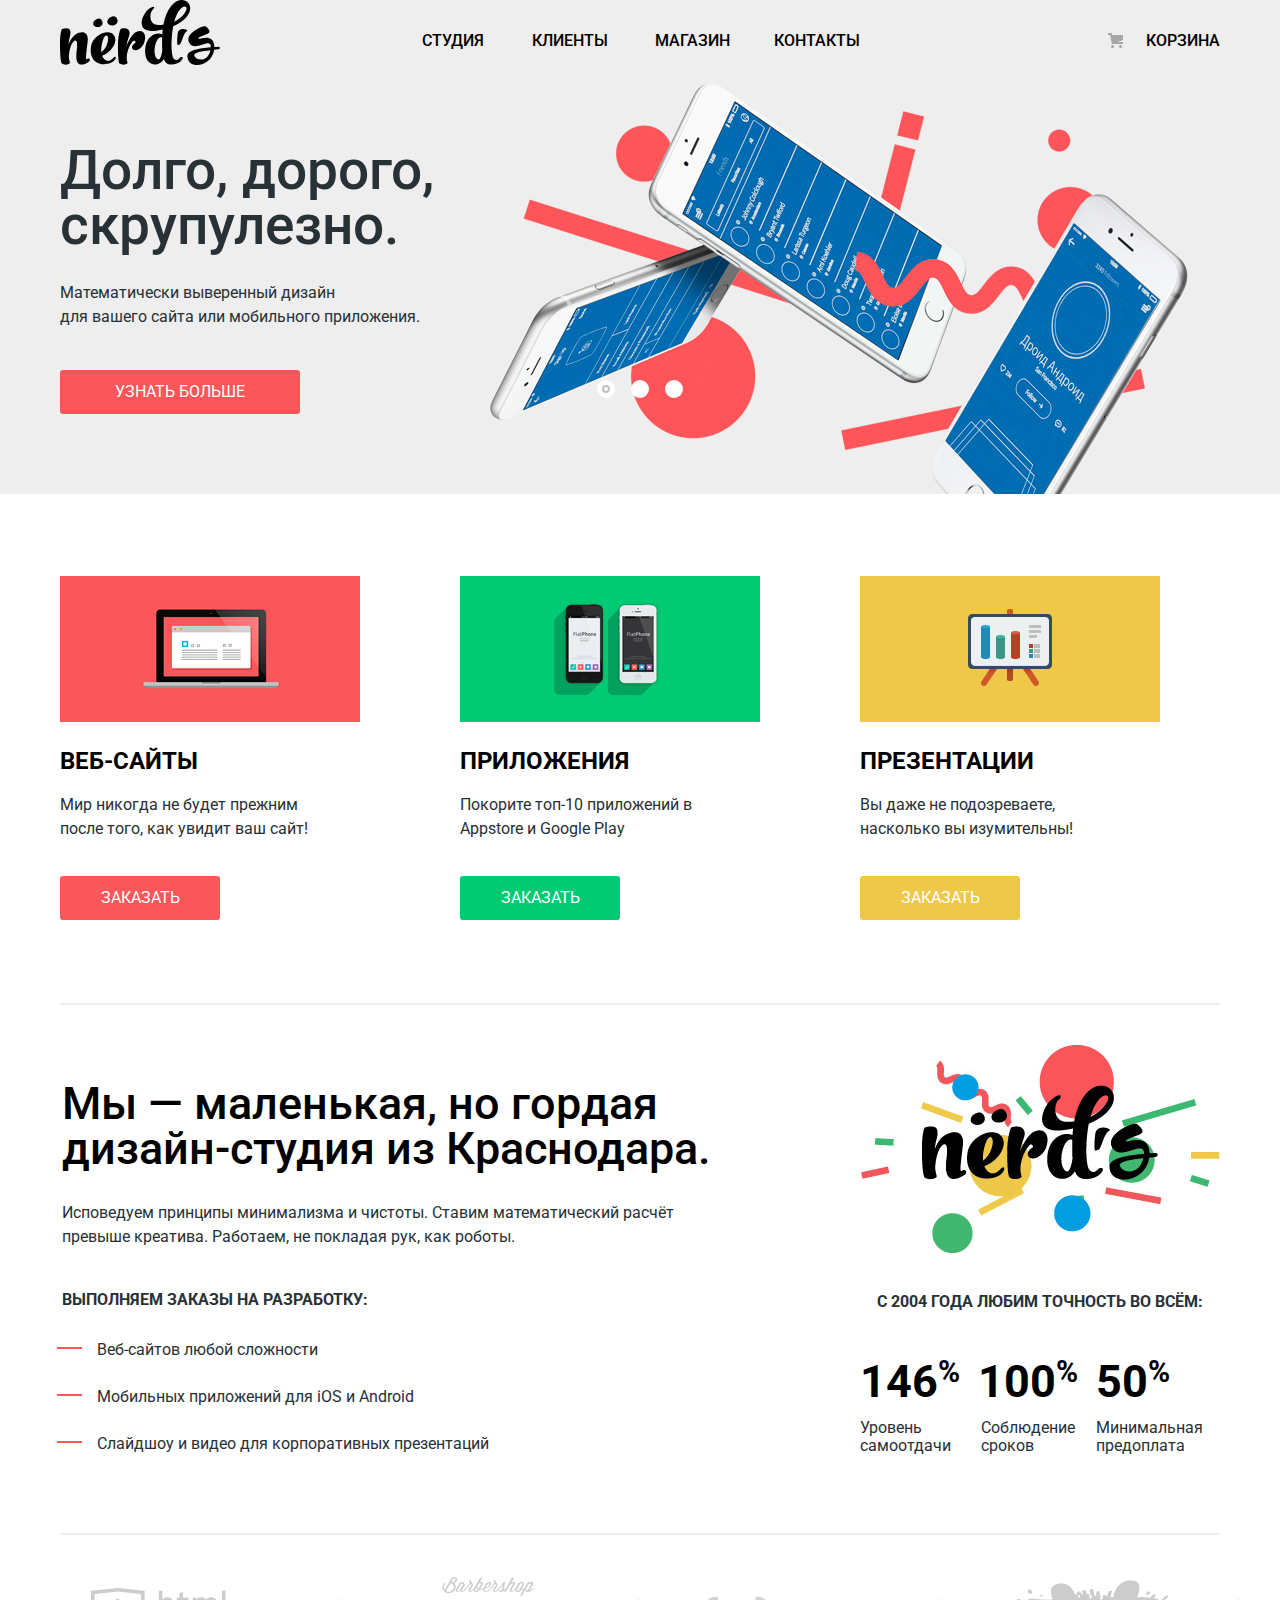
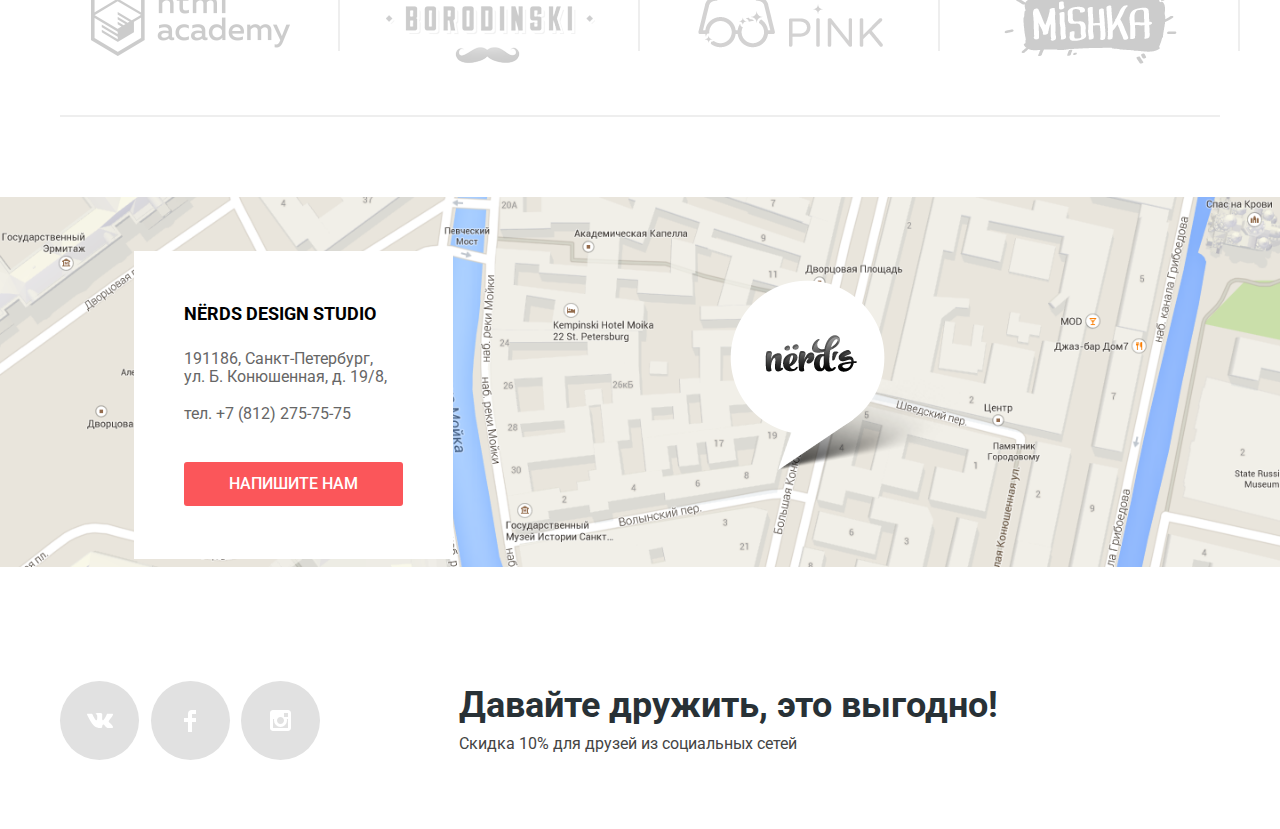
<file: index.html>
<!DOCTYPE html>
<html lang="ru">

<head>
  <meta charset="utf-8">
  <title>HTML Academy: Нёрдс</title>
  <link href="https://fonts.googleapis.com/css?family=Roboto:400,500,700&display=swap&subset=cyrillic" rel="stylesheet">
  <link rel="stylesheet" href="css/normalize.css">
  <!-- <link rel="stylesheet" href="css/style.css"> -->
  <link rel="stylesheet" href="css/style.min.css">
</head>

<body>
  <header class="main-header">
    <div class="container">
      <nav class="main-navigation">
        <a class="main-header-logo">
          <img src="img/nerds-logo.svg" width="160" height="65" alt="Логотип студии Нёрдс">
        </a>
        <ul class="site-navigation reset-list">
          <li><a href="#">Студия</a></li>
          <li><a href="#">Клиенты</a></li>
          <li><a href="catalog.html">Магазин</a></li>
          <li><a href="#">Контакты</a></li>
        </ul>
        <ul class="user-navigation reset-list">
          <li>
            <a class="basket" href="#">Корзина</a>
          </li>
        </ul>
      </nav>
    </div>
  </header>

  <section class="slider">
    <div class="container">
      <h2 class="visually-hidden">Преимущества</h2>
      <input class="visually-hidden" type="radio" id="product-1" name="toggle" checked>
      <input class="visually-hidden" type="radio" id="product-2" name="toggle">
      <input class="visually-hidden" type="radio" id="product-3" name="toggle">

      <div class="slider-controls">
        <label class="slider-controls-item slider-controls-item--1" for="product-1">Первый</label>
        <label class="slider-controls-item slider-controls-item--2" for="product-2">Второй</label>
        <label class="slider-controls-item slider-controls-item--3" for="product-3">Третий</label>

        <i class="active"></i>
        <i></i>
        <i></i>
      </div>

      <ul class="slider-list reset-list">
        <li class="slider-item">
          <h3 class="reset-text">Долго, дорого,<br> скрупулезно.</h3>
          <p class="reset-text">Математически выверенный дизайн <br> для вашего сайта или мобильного приложения.</p>
          <a class="slider-item-button button" href="#">Узнать больше</a>
        </li>
        <li class="slider-item">
          <h3 class="reset-text">Любим математику как никто другой</h3>
          <p class="reset-text">Никакого креатива, только математические формулы <br> для расчета идеальных пропорций.</p>
          <a class="slider-item-button button" href="#">Узнать больше</a>
        </li>
        <li class="slider-item">
          <h3 class="reset-text">Только ночь,<br> только хардкор</h3>
          <p class="reset-text">Работать днем, как все? Мы против этого.<br> Ближе к полуночи работа только начинается.</p>
          <a class="slider-item-button button" href="#">Узнать больше</a>
        </li>
      </ul>
    </div>
  </section>

  <main class="container">
    <h2 class="visually-hidden">Наши услуги</h2>
    <section class="advantages">

      <div class="advantages-item">
        <div class="advantages-image-wrapper">
          <img src="img/advantage-picture-red.png" alt="Заказать веб-сайт" width="300" height="146">
        </div>
        <h3 class="reset-text">Веб-сайты</h3>
        <p class="reset-text">Мир никогда не будет прежним после того, как увидит ваш сайт!</p>
        <a class="button button-advantages" href="#">Заказать</a>
      </div>

      <div class="advantages-item">
        <div class="advantages-image-wrapper">
          <img src="img/advantage-picture-green.png" alt="Заказать приложение" width="300" height="146">
        </div>
        <h3 class="reset-text">Приложения</h3>
        <p class="reset-text">Покорите топ-10 приложений в Appstore и Google Play</p>
        <a class="button green button-advantages" href="#">Заказать</a>
      </div>

      <div class="advantages-item">
        <div class="advantages-image-wrapper">
          <img src="img/advantage-picture-yellow.png" alt="Заказать презентацию" width="300" height="146">
        </div>
        <h3 class="reset-text">Презентации</h3>
        <p class="reset-text">Вы даже не подозреваете, насколько вы изумительны!</p>
        <a class="button yellow button-advantages" href="#">Заказать</a>
      </div>
    </section>


    <h3 class="visually-hidden">О студии Нёрдс</h3>
    <div class="about">
      <section class="studio-nerds">
        <h3 class="who-we-are reset-text">Мы — маленькая, но гордая дизайн-студия из Краснодара.</h3>
        <p class="reset-text">Исповедуем принципы минимализма и чистоты. Ставим математический расчёт превыше креатива.
          Работаем, не покладая рук, как роботы.</p>
        <div class="services-wrapper">
          <h4 class="reset-text">Выполняем заказы на разработку:</h4>
          <ul class="reset-list">
            <li class="services-list">Веб-сайтов любой сложности</li>
            <li class="services-list">Мобильных приложений для iOS и Android</li>
            <li class="services-list">Слайдшоу и видео для корпоративных презентаций</li>
          </ul>
        </div>
      </section>

      <section class="stats-nerds">
        <div class="nerds-picture-wrapper">
          <img src="img/nerds-picture.png" alt="Логотип Студии Нёрдс" width="360" height="208">
        </div>
        <h4 class="what-we-do reset-text">С 2004 года любим точность во всём:</h4>
        <ul class="stat-percents reset-list">
          <li class="percents">146<sup class="percents sup">%</sup></li>
          <li class="percents">100<sup class="percents sup">%</sup></li>
          <li class="percents">50<sup class="percents sup">%</sup></li>
        </ul>
        <ul class="great-conditions reset-list">
          <li class="great-great-conditions">Уровень самоотдачи</li>
          <li class="great-great-conditions">Соблюдение сроков</li>
          <li class="great-great-conditions">Минимальная предоплата</li>
        </ul>
      </section>
    </div>

    <section class="partners">
      <h3 class="visually-hidden">Логотипы партнёров</h3>
      <ul class="partners-list reset-list">
        <li class="partners-item partners-item--htmlacademy"><a href="https://htmlacademy.ru/intensive/htmlcss"><img src="img/htmlacademy-logo.png" width="199" height="68" alt="Логотип Html Academy"></a></li>
        <li class="partners-item partners-item--borodinski"><a href="#"><img src="img/borodinski-logo.png" width="209" height="90" alt="Логотип Бородинский"></a></li>
        <li class="partners-item partners-item--pink"><a href="#"><img src="img/pink-logo.png" width="185" height="52" alt="Логотип Пинк"></a></li>
        <li class="partners-item partners-item--mishka"><a href="#"><img src="img/mishka-logo.png" width="173" height="84" alt="Логотип Мишка"></a></li>
      </ul>
    </section>
  </main>


  <footer class="main-footer">
    <section class="contacts">
      <h3 class="visually-hidden">Как нас найти?</h3>
      <div class="map-wrapper">
        <div class="write-us">
          <div class="write-us-text">
            <span class="write-us-name reset-text">NЁRDS DESIGN STUDIO</span>
            <address>191186, Санкт-Петербург, <br> ул. Б. Конюшенная, д. 19/8, </address>
            <br>
            <a href="tel:+78122757575"><span class="tel">тел. +7 (812) 275-75-75</span></a>
            <a href="write-us.html" class="button button-write-us">Напишите нам</a>
          </div>
        </div>
        <img src="img/map.png" width="1440" height="416" alt="Карта с адресом компании: ул. Большая Конюшенная 19/8, Санкт-Петербург">
      </div>

    </section>
    <div class="container main-footer-content">
      <section class="footer-social">
        <h3 class="visually-hidden">Студия Нёрдс в соцсетях</h3>
        <ul class="reset-list">
          <li>
            <a class="social-button" href="#"><span class="visually-hidden">В контакте</span>
              <svg xmlns="http://www.w3.org/2000/svg" width="26" height="15" viewBox="0 0 26 15">
                <path fill="#FFF"
                  d="M16.138 11.51c.956-.309 2.18 2.04 3.483 2.939.978.681 1.727.534 1.727.534l3.473-.05s1.815-.112.957-1.554c-.071-.12-.503-1.069-2.585-3.022-2.177-2.043-1.882-1.712.739-5.244 1.597-2.153 2.236-3.468 2.036-4.028-.192-.539-1.365-.399-1.365-.399L20.69.713c-.381.001-.704.119-.851.515-.003.004-.621 1.666-1.445 3.079-1.741 2.989-2.436 3.148-2.724 2.961-.661-.433-.494-1.737-.494-2.664 0-2.897.432-4.105-.846-4.417-.427-.104-.739-.172-1.828-.182-1.392-.021-2.574 0-3.244.329-.445.223-.786.712-.579.74.26.035.843.16 1.155.586.401.552.389 1.789.389 1.789s.229 3.411-.54 3.834c-.528.29-1.25-.302-2.803-3.016-.793-1.388-1.392-2.922-1.392-2.922s-.116-.285-.326-.441c-.25-.185-.6-.244-.6-.244L.848.684S.29.7.085.946c-.182.218-.015.668-.015.668s2.909 6.881 6.203 10.347c3.02 3.182 6.452 2.971 6.452 2.971h1.555s.469-.054.709-.312c.224-.24.214-.691.214-.691s-.031-2.109.935-2.419z" />
              </svg>
            </a>
          </li>
          <li>
            <a class="social-button" href="#"><span class="visually-hidden">Facebook</span>
              <svg xmlns="http://www.w3.org/2000/svg" width="12" height="22" viewBox="0 0 12 22">
                <path fill="#FFF" d="M12 4V0H8a4 4 0 0 0-4 4v4H0v4h4v10h4V12h4V8H8V4h4z" />
              </svg>
            </a>
          </li>
          <li>
            <a class="social-button" href="#"><span class="visually-hidden">Instagram</span>
              <svg xmlns="http://www.w3.org/2000/svg" width="21" height="21" viewBox="0 0 21 21">
                <path fill="#fff"
                  d="M18 0H3C1.35 0 0 1.35 0 3v15c0 1.65 1.35 3 3 3h15c1.65 0 3-1.35 3-3V3c0-1.65-1.35-3-3-3zm-7.5 7c1.93 0 3.5 1.57 3.5 3.5S12.43 14 10.5 14 7 12.43 7 10.5 8.57 7 10.5 7zM18 18H3V9h1.181A6.504 6.504 0 0 0 4 10.5a6.5 6.5 0 1 0 13 0 6.45 6.45 0 0 0-.181-1.5H18zm0-11h-4V3h4z" />
              </svg>
            </a>
          </li>
          <!--здесь может быть еще одна кнопка<li><a class="social-button" href="#"></a></li>-->
        </ul>
      </section>
      <div class="social-discount">
        <h4 class="reset-text">Давайте дружить, это выгодно!</h4>
        <p class="reset-text">Скидка 10% для друзей из социальных сетей</p>
      </div>
    </div>
  </footer>

  <!--всплывающее окно записи в список-->
  <div class="popup-email-form">
    <h3 class="reset-text">Напишите нам</h3>
    <form class="contact-form" method="post" action="https://echo.htmlacademy.ru">
      <div class="name-email">
        <p class="reset-text section-text-name">
          <label class="popup-email-form-label" for="user-name">Ваше имя</label>
          <input class="popup-email-form-input input-text input-text-name" id="user-name" type="text" name="name" placeholder="Имя Фамилия">
        </p>
        <p class="reset-text">
          <label class="popup-email-form-label" for="user-email">Ваш e-mail</label>
          <input class="popup-email-form-input input-text" id="user-email" type="email" name="email" placeholder="e-mail@example.com">
        </p>
      </div>
      <p class="reset-text">
        <label class="popup-email-form-label" for="message-text">Текст письма</label>
        <textarea class="popup-email-form-input input-textarea" id="message-text" name="text" placeholder="В свободной форме"></textarea>
      </p>
      <button class="button red" type="submit">Отправить</button>
    </form>
    <button class="close-button" type="button" aria-label="Закрыть"></button>
  </div>
</body>

</html>
</file>
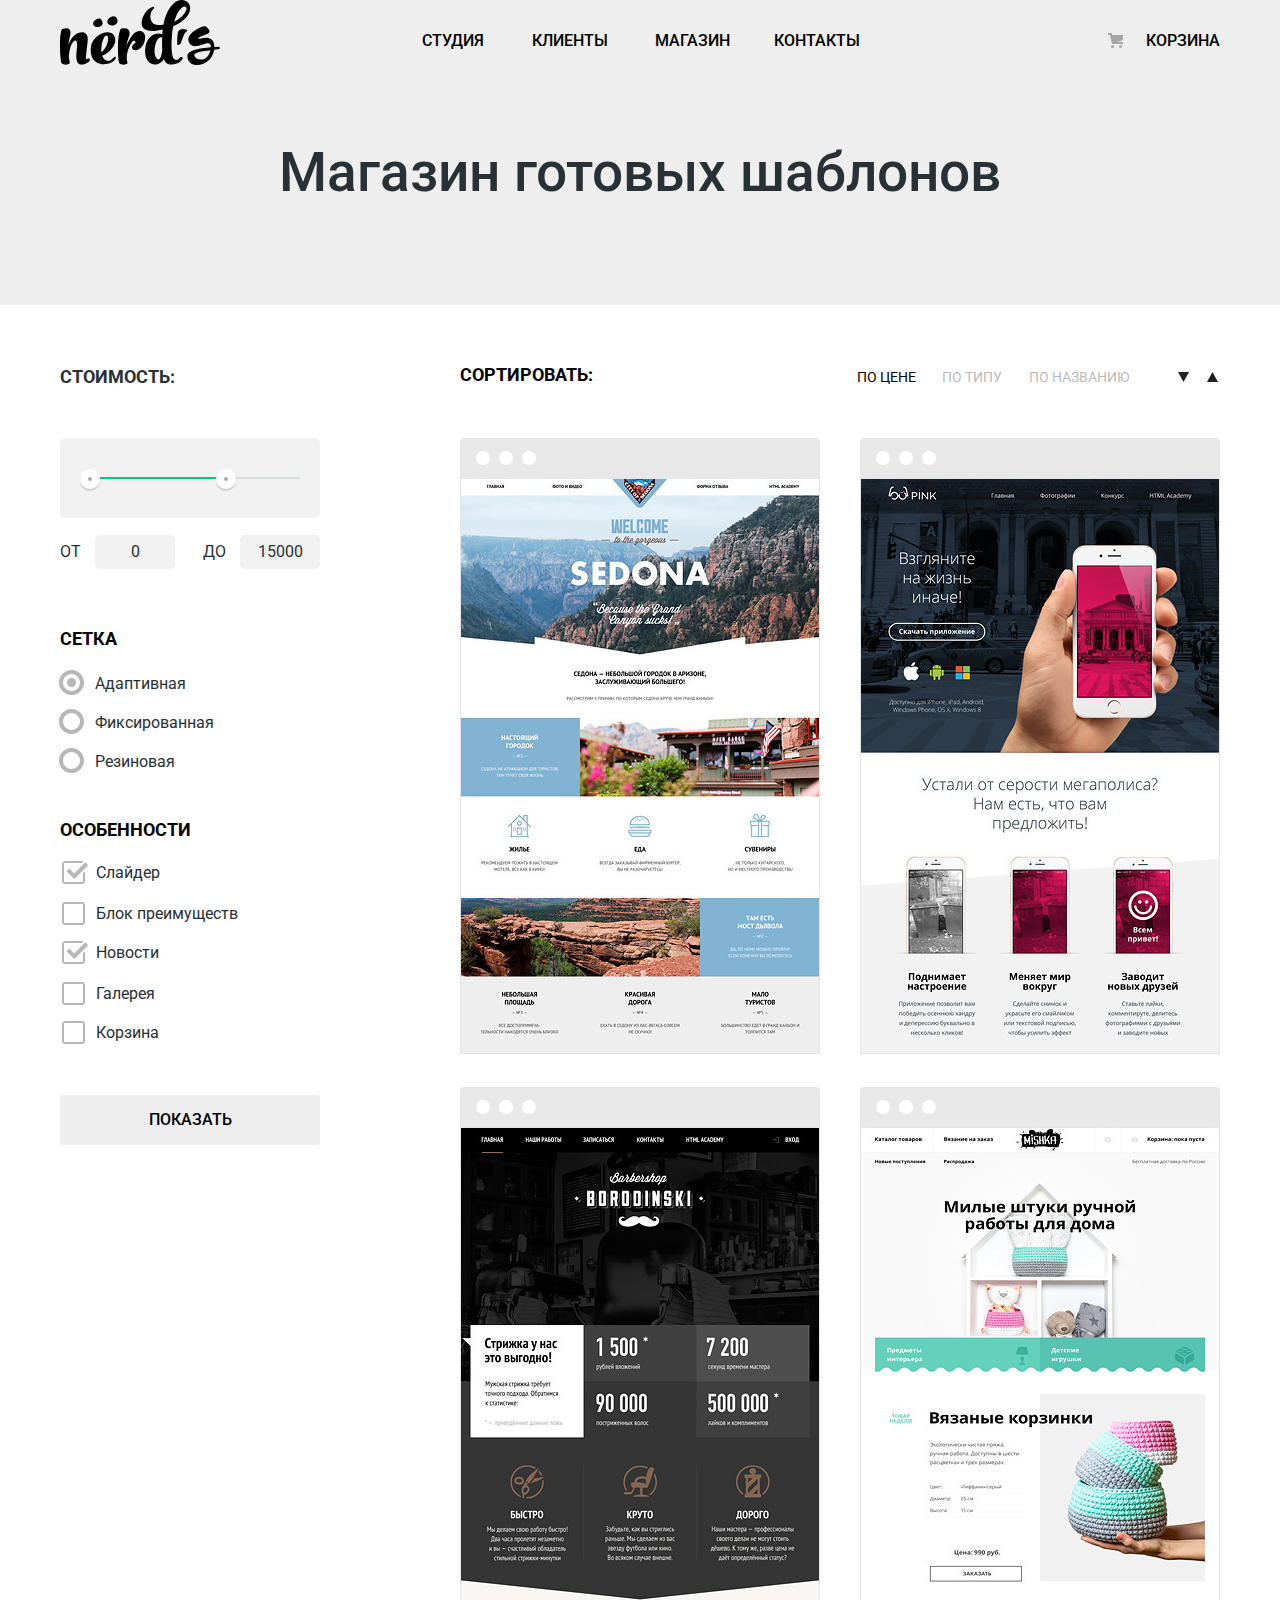
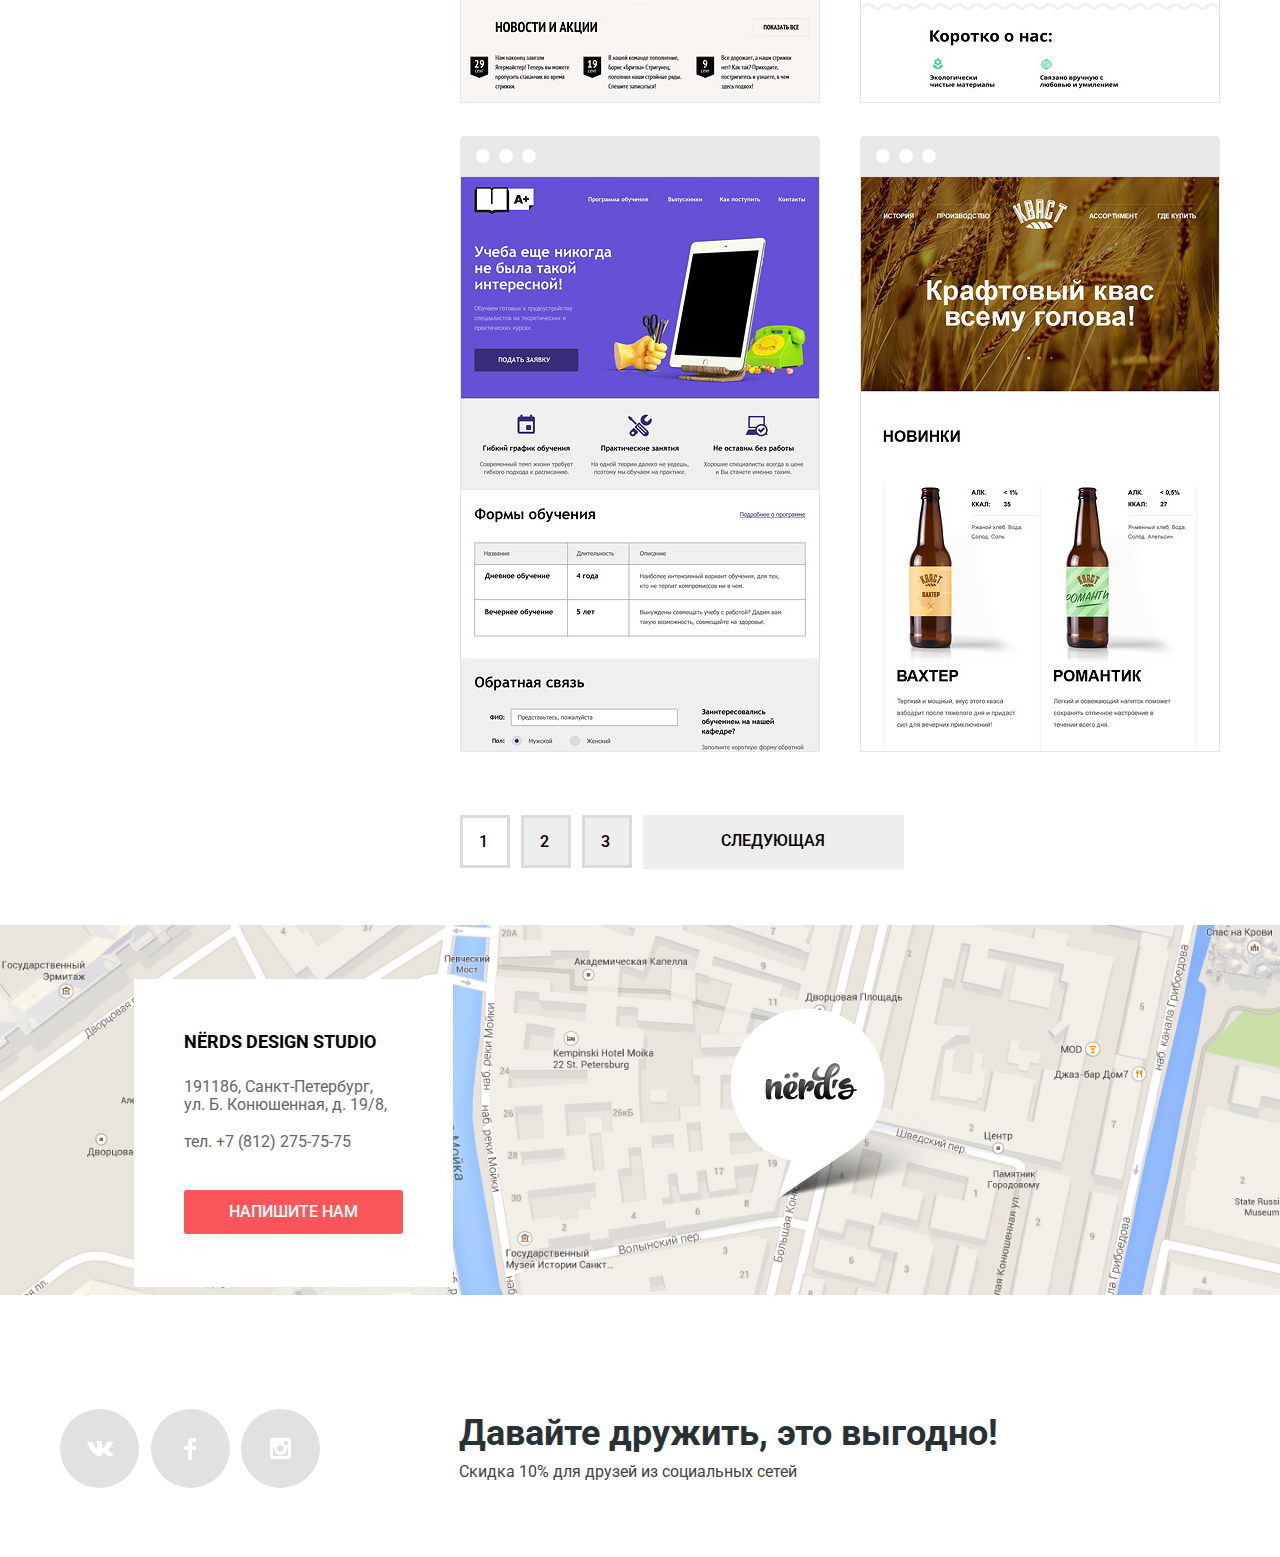
<file: catalog.html>
<!DOCTYPE html>
<html lang="ru">

<head>
  <meta charset="utf-8">
  <title>Студия Нёрдс: каталог шаблонов</title>
  <link href="https://fonts.googleapis.com/css?family=Roboto:400,500,700&display=swap&subset=cyrillic" rel="stylesheet">
  <link rel="stylesheet" href="css/normalize.css">
  <!-- <link rel="stylesheet" href="css/style.css"> -->
  <link rel="stylesheet" href="css/style.min.css">
</head>

<body>
  <header class="main-header">
    <div class="container">
      <nav class="main-navigation">
        <a class="main-header-logo" href="index.html">
          <img src="img/nerds-logo.svg" alt="Логотип студии Нёрдс" width="160" height="65">
        </a>
        <ul class="site-navigation reset-list">
          <li><a href="#">Студия</a></li>
          <li><a href="#">Клиенты</a></li>
          <li class="site-navigation-current"><a>Магазин</a></li>
          <li><a href="#">Контакты</a></li>
        </ul>
        <ul class="user-navigation reset-list">
          <li>
            <a class="basket" href="#">Корзина</a>
          </li>
        </ul>
      </nav>
    </div>
  </header>

  <main>
    <div class="catalog-title-wrapper">
      <div class="container">
        <h1 class="catalog-title reset-text">Магазин готовых шаблонов</h1>
      </div>
    </div>

    <div class="catalog-columns container">
      <section class="filters-section">
        <h2 class="visually-hidden">Фильтр товаров</h2>
        <div class="price-and-item-type-filter">
          <form class="filters" method="get" action="https://echo.htmlacademy.ru">
            <fieldset class="filter-item">
              <legend>Стоимость:</legend>
              <div class="range-filter">
                <div class="range-controls">
                  <div class="scale">
                    <div class="bar"></div>
                  </div>
                  <div class="toggle toggle-min"></div>
                  <div class="toggle toggle-max"></div>
                </div>
                <div class="price-controls">
                  <label class="min-price">от <input name="min-price" type="text" value="0"></label>
                  <label class="max-price">до <input name="max-price" type="text" value="15000"></label>
                </div>
              </div>
            </fieldset>

            <fieldset class="grid-fieldset reset-fieldset">
              <legend class="legend">Сетка</legend>
              <ul class="type reset-list">
                <li tabindex="0" class="filter-option">
                  <input class="visually-hidden filter-input-radio" type="radio" name="grid" value="adaptive-grid" id="filter-adaptive-grid" checked>
                  <label for="filter-adaptive-grid">Адаптивная</label>
                </li>
                <li tabindex="0" class="filter-option">
                  <input class="visually-hidden filter-input-radio" type="radio" name="grid" value="fixed-grid" id="filter-fixed-grid">
                  <label for="filter-fixed-grid">Фиксированная</label>
                </li>
                <li tabindex="0" class="filter-option">
                  <input class="visually-hidden filter-input-radio" type="radio" name="grid" value="fluid-grid" id="filter-fluid-grid">
                  <label for="filter-fluid-grid">Резиновая</label>
                </li>
              </ul>
            </fieldset>

            <fieldset class="specificities-fieldset reset-fieldset">
              <legend class="legend">Особенности</legend>
              <ul class="details reset-list">
                <li tabindex="0" class="filter-option">
                  <input class="visually-hidden filter-input-checkbox" type="checkbox" name="slider" id="filter-slider" checked>
                  <label for="filter-slider">Слайдер</label>
                </li>
                <li tabindex="0" class="filter-option">
                  <input class="visually-hidden filter-input-checkbox" type="checkbox" name="advantages" id="filter-advantages">
                  <label for="filter-advantages">Блок преимуществ</label>
                </li>
                <li tabindex="0" class="filter-option">
                  <input class="visually-hidden filter-input-checkbox" type="checkbox" name="news" id="filter-news" checked>
                  <label for="filter-news">Новости</label>
                </li>
                <li tabindex="0" class="filter-option">
                  <input class="visually-hidden filter-input-checkbox" type="checkbox" name="gallery" id="filter-gallery">
                  <label for="filter-gallery">Галерея</label>
                </li>
                <li tabindex="0" class="filter-option">
                  <input class="visually-hidden filter-input-checkbox" type="checkbox" name="basket" id="filter-basket">
                  <label for="filter-basket">Корзина</label>
                </li>
              </ul>
            </fieldset>
            <button class="button button-sort-by" type="submit">Показать</button>
          </form>
        </div>
      </section>


      <section class="catalog">
        <h2 class="visually-hidden">Шаблоны</h2>
        <section class="price-sorter">
          <h3 class="sort-title reset-text">Сортировать:</h3>
          <ul class="sort-by-category reset-list">
            <li>
              <a class="price-sorter-category" href="#">По цене</a>
            </li>
            <li>
              <a class="type-sorter-category" href="#">По типу</a>
            </li>

            <li>
              <a class="name-sorter-category" href="#">По названию</a>
            </li>
          </ul>
          <ul class="sort-by-priority reset-list">
            <li><a class="down-icon" href="#" aria-label="Сортировать по убыванию">
                <svg xmlns="http://www.w3.org/2000/svg" width="11" height="10" viewBox="0 0 11 10">
                  <path fill="#231F20" d="M5.5 10L0 0h11" /></svg>
              </a>
            </li>
            <li>
              <a class="up-icon" href="#" aria-label="Сортировать по возрастанию">
                <svg xmlns="http://www.w3.org/2000/svg" width="11" height="10" viewBox="0 0 11 10">
                  <path fill="#231F20" d="M5.5 0L0 10h11z" />
                </svg>
              </a>
            </li>
          </ul>
        </section>

        <div class="catalog-shop">
          <ul class="catalog-list reset-list">

            <li tabindex="0" class="catalog-item">
              <h2 class="visually-hidden">Седона</h2>
              <div class="catalog-image-wrapper">
                <img src="img/img-sedona-jpg.jpg" width="360" height="576" alt="Информационный сайт для туристов">
              </div>
              <section class="catalog-popup">
                <h3 class="reset-text catalog-popup-text"><a href="#">Sedona</a></h3>
                <p class="reset-text">Информационный сайт для туристов</p>
                <a class="button button-price" href="#">9900 РУБ.</a>
              </section>
            </li>

            <li tabindex="0" class="catalog-item">
              <h2 class="visually-hidden">Pink App</h2>
              <div class="catalog-image-wrapper">
                <img src="img/img-pink-jpg.jpg" width="360" height="576" alt="Продуктовый лендинг приложения для iOS и Android">
              </div>
              <section class="catalog-popup">
                <h3 class="reset-text catalog-popup-text"><a href="#">Pink App</a></h3>
                <p class="reset-text">Продуктовый лендинг приложения для iOS и Android</p>
                <a class="button button-price" href="#">9900 РУБ.</a>
              </section>
            </li>

            <li tabindex="0" class="catalog-item">
              <h2 class="visually-hidden">Barbershop</h2>
              <div class="catalog-image-wrapper">
                <img src="img/img-barbershop-jpg.jpg" width="360" height="576" alt="Сайт салона красоты для мужчин.">
              </div>
              <section class="catalog-popup">
                <h3 class="reset-text catalog-popup-text"><a href="#">Barbershop</a></h3>
                <p class="reset-text">Сайт салона красоты для мужчин, да.</p>
                <a class="button button-price" href="#">9900 РУБ.</a>
              </section>
            </li>

            <li tabindex="0" class="catalog-item">
              <h2 class="visually-hidden">Mishka</h2>
              <div class="catalog-image-wrapper">
                <img src="img/img-mishka-jpg.jpg" width="360" height="576" alt="Магазин товаров ручной работы для дома">
              </div>
              <section class="catalog-popup">
                <h3 class="reset-text catalog-popup-text"><a href="#">MISHKA</a></h3>
                <p class="reset-text">Интернет-магазин вязаных игрушек</p>
                <a class="button button-price" href="#">9900 РУБ.</a>
              </section>
            </li>


            <li tabindex="0" class="catalog-item">
              <h2 class="visually-hidden">A Plus</h2>
              <div class="catalog-image-wrapper">
                <img src="img/img-aplus-jpg.jpg" width="360" height="576" alt="Лендинг курсов повышения квалификации">
              </div>
              <section class="catalog-popup">
                <h3 class="reset-text catalog-popup-text"><a href="#">A Plus</a></h3>
                <p class="reset-text">Лендинг курсов повышения квалификации</p>
                <a class="button button-price" href="#">9900 РУБ.</a>
              </section>
            </li>


            <li tabindex="0" class="catalog-item">
              <h2 class="visually-hidden">КВАСТ</h2>
              <div class="catalog-image-wrapper">
                <img src="img/img-kvast-jpg.jpg" width="360" height="576" alt="Промо-сайт производителя крафтового кваса">
              </div>
              <section class="catalog-popup">
                <h3 class="reset-text catalog-popup-text"><a href="#">КВАСТ</a></h3>
                <p class="reset-text">Промо-сайт производителя крафтового кваса</p>
                <a class="button button-price" href="#">9900 РУБ.</a>
              </section>
            </li>
          </ul>
        </div>

        <ul class="pagination-list reset-list">
          <li class="pagination-item pagination-item-current"><a>1</a></li>
          <li class="pagination-item"><a href="#">2</a></li>
          <li class="pagination-item"><a href="#">3</a></li>
          <li class="pagination-item-next"><a href="#">Следующая</a></li>
        </ul>
      </section>
    </div>
  </main>

  <footer class="main-footer">
    <section class="contacts">
      <h3 class="visually-hidden">Как нас найти?</h3>
      <div class="map-wrapper">
        <div class="write-us">
          <div class="write-us-text">
            <span class="write-us-name reset-text">NЁRDS DESIGN STUDIO</span>
            <address>191186, Санкт-Петербург, <br> ул. Б. Конюшенная, д. 19/8, </address>
            <br>
            <a href="tel:+78122757575"><span class="tel">тел. +7 (812) 275-75-75</span></a>
            <a href="write-us.html" class="button button-write-us">Напишите нам</a>
          </div>
        </div>
        <img src="img/map.png" width="1440" height="416" alt="Офис компании по адресу ул. Большая Конюшенная 19/8, Санкт-Петербург">
      </div>


    </section>
    <div class="container main-footer-content">
      <section class="footer-social">
        <h3 class="visually-hidden">Студия Нёрдс в соцсетях</h3>
        <ul class="reset-list">
          <li>
            <a class="social-button" href="#"><span class="visually-hidden">В контакте</span>
              <svg xmlns="http://www.w3.org/2000/svg" width="26" height="15" viewBox="0 0 26 15">
                <path fill="#FFF"
                  d="M16.138 11.51c.956-.309 2.18 2.04 3.483 2.939.978.681 1.727.534 1.727.534l3.473-.05s1.815-.112.957-1.554c-.071-.12-.503-1.069-2.585-3.022-2.177-2.043-1.882-1.712.739-5.244 1.597-2.153 2.236-3.468 2.036-4.028-.192-.539-1.365-.399-1.365-.399L20.69.713c-.381.001-.704.119-.851.515-.003.004-.621 1.666-1.445 3.079-1.741 2.989-2.436 3.148-2.724 2.961-.661-.433-.494-1.737-.494-2.664 0-2.897.432-4.105-.846-4.417-.427-.104-.739-.172-1.828-.182-1.392-.021-2.574 0-3.244.329-.445.223-.786.712-.579.74.26.035.843.16 1.155.586.401.552.389 1.789.389 1.789s.229 3.411-.54 3.834c-.528.29-1.25-.302-2.803-3.016-.793-1.388-1.392-2.922-1.392-2.922s-.116-.285-.326-.441c-.25-.185-.6-.244-.6-.244L.848.684S.29.7.085.946c-.182.218-.015.668-.015.668s2.909 6.881 6.203 10.347c3.02 3.182 6.452 2.971 6.452 2.971h1.555s.469-.054.709-.312c.224-.24.214-.691.214-.691s-.031-2.109.935-2.419z" />
              </svg>
            </a>
          </li>
          <li>
            <a class="social-button" href="#"><span class="visually-hidden">Facebook</span>
              <svg xmlns="http://www.w3.org/2000/svg" width="12" height="22" viewBox="0 0 12 22">
                <path fill="#FFF" d="M12 4V0H8a4 4 0 0 0-4 4v4H0v4h4v10h4V12h4V8H8V4h4z" />
              </svg>
            </a>
          </li>
          <li>
            <a class="social-button" href="#"><span class="visually-hidden">Instagram</span>
              <svg xmlns="http://www.w3.org/2000/svg" width="21" height="21" viewBox="0 0 21 21">
                <path fill="#fff"
                  d="M18 0H3C1.35 0 0 1.35 0 3v15c0 1.65 1.35 3 3 3h15c1.65 0 3-1.35 3-3V3c0-1.65-1.35-3-3-3zm-7.5 7c1.93 0 3.5 1.57 3.5 3.5S12.43 14 10.5 14 7 12.43 7 10.5 8.57 7 10.5 7zM18 18H3V9h1.181A6.504 6.504 0 0 0 4 10.5a6.5 6.5 0 1 0 13 0 6.45 6.45 0 0 0-.181-1.5H18zm0-11h-4V3h4z" />
              </svg>
            </a>
          </li>
          <!--здесь может быть еще одна кнопка<li><a class="social-button" href="#"></a></li>-->
        </ul>
      </section>
      <div class="social-discount">
        <h4 class="reset-text">Давайте дружить, это выгодно!</h4>
        <p class="reset-text">Скидка 10% для друзей из социальных сетей</p>
      </div>
    </div>
  </footer>

  <!--всплывающее окно записи в список-->
  <div class="popup-email-form">
    <h3 class="reset-text">Напишите нам</h3>
    <form class="contact-form" method="post" action="https://echo.htmlacademy.ru">
      <div class="name-email">
        <p class="reset-text section-text-name">
          <label class="popup-email-form-label" for="user-name">Ваше имя</label>
          <input class="popup-email-form-input input-text input-text-name" id="user-name" type="text" name="name" placeholder="Имя Фамилия">
        </p>
        <p class="reset-text">
          <label class="popup-email-form-label" for="user-email">Ваш e-mail</label>
          <input class="popup-email-form-input input-text" id="user-email" type="email" name="email" placeholder="e-mail@example.com">
        </p>
      </div>
      <p class="reset-text">
        <label class="popup-email-form-label" for="message-text">Текст письма</label>
        <textarea class="popup-email-form-input input-textarea" id="message-text" name="text" placeholder="В свободной форме"></textarea>
      </p>
      <button class="button red" type="submit">Отправить</button>
    </form>
    <button class="close-button" type="button" aria-label="Закрыть"></button>
  </div>
</body>

</html>
</file>
<file: css/style.css>
body {
  margin: 0;
  padding: 0;
  font-family: "Roboto", Arial, sans-serif;
  font-size: 16px;
  line-height: 24px;
  font-weight: normal;
  font-style: normal;
  text-align: left;
  color: #283136;
  background-color: white;
}

a {
  text-decoration: none;
}

img {
  max-width: 100%;
  height: auto;
}

.visually-hidden:not(:focus):not(:active),
input[type="checkbox"].visually-hidden,
input[type="radio"].visually-hidden {
  position: absolute;
  width: 1px;
  height: 1px;
  margin: -1px;
  border: 0;
  padding: 0;
  white-space: nowrap;
  clip-path: inset(100%);
  clip: rect(0 0 0 0);
  overflow: hidden;
}

.main-header {
  background-color: #eeeeee;
}

.button {
  display: inline-block;
  vertical-align: baseline;
  width: 240px;
  padding: 13px 0;
  color: #ffffff;
  font-size: 16px;
  line-height: 18px;
  text-transform: uppercase;
  text-align: center;
  text-decoration: none;
  background-color: #fb565a;
  border-radius: 3px;
  border: none;
  white-space: nowrap;
}

.button:hover,
.button:focus {
  background-color: #e74246;
}

.button:active {
  color: rgba(255, 255, 255, 0.3);
  background-color: #d7373b;
  box-shadow: 0 3px rgba(0, 0, 0, 0.1) inset;
}

.button.green {
  background-color: #00ca74;
}

.button.yellow {
  background-color: #efc84a;
}

.button-advantages {
  width: 160px;
  text-align: center;
}

.button.button-write-us {
  width: 219px;
  font-weight: 500;
  text-align: center;
}

.button.button-write-us:hover,
.button.button-write-us:focus {
  background-color: #e74246;
  outline: inherit;
}

.button.button-write-us:active {
  box-shadow: inset 0px 3px 0 0 rgba(0, 1, 1, 0.1);
  background-color: #d7373b;
}

.button.button-sort-by {
  width: 260px;
  height: 50px;
  background-color: #eeeeee;
  font: inherit;
  font-size: 16px;
  line-height: 18px;
  font-weight: 500;
  color: #000000;
}

.button.button-sort-by:hover,
.button.button-sort-by:focus {
  background-color: #dfdfdf;
  outline: inherit;
}

.button.button-sort-by:active {
  box-shadow: inset 0px 3px 0 0 rgba(0, 1, 1, 0.1);
  background-color: #d5d5d5;
  outline: #d5d5d5;
}

.button.button-price {
  width: 200px;
  font-size: 16px;
  font-weight: 500;
  text-align: center;
  color: #ffffff;
  margin: 0 auto;
}

.reset-text {
  margin: 0;
}

.reset-list {
  padding: 0;
  margin: 0;
  list-style: none;
}

.reset-fieldset {
  margin: 0;
  padding: 0;
  border: 0;
}

/*navigation*/
.main-navigation {
  display: flex;
  flex-wrap: wrap;
  text-transform: uppercase;
  align-items: center;
}

.main-header-logo {
  width: 160px;
  height: 65px;
}

.main-header-logo[href]:hover img {
  opacity: 80%;
}

.main-header-logo[href]:active img {
  opacity: 30%;
}

.site-navigation {
  display: flex;
  flex-wrap: wrap;
  width: auto;
  margin-left: 202px;
  padding-top: 17px;
}

.site-navigation li {
  margin-right: 48px;
}

.site-navigation li:nth-child(2) {
  margin-right: 47px;
}

.site-navigation li:nth-child(3) {
  margin-right: 44px;
}

.site-navigation a {
  line-height: 30px;
  color: #000000;
  font-weight: 500;
}

.site-navigation a:hover {
  color: #fb565a;
}

.site-navigation a:focus {
  color: rgba(0, 0, 0, 0.3);
}

.site-navigation a:active {
  position: relative;
  color: #000000;
}

.site-navigation a:active::after {
  content: "";
  position: absolute;
  top: 100%;
  left: 0;
  margin-top: 12px;
  width: 74px;
  height: 2px;
  background-color: #fb565a;
  background-repeat: no-repeat;
}

.user-navigation {
  width: 112px;
  display: flex;
  justify-content: flex-end;
  list-style: none;
  text-decoration: none;
  color: #283136;
  margin: 0;
  margin-left: auto;
  padding: 0;
  padding-top: 10px;
}

.user-navigation a {
  display: flex;
  justify-content: flex-end;
  text-decoration: none;
  color: #000000;
  font-weight: 500;
}

.user-navigation a:hover {
  color: #fb565a;
}

.user-navigation a:active {
  color: rgba(0, 0, 0, 0.3);
}

.user-navigation .basket {
  position: relative;
  padding-left: 27px;
  padding-top: 6px;
}

.basket::before {
  content: "";
  position: absolute;
  top: 10px;
  left: -11px;
  width: 15px;
  height: 15px;
  background-image: url("../img/basket-icon.svg");
  background-repeat: no-repeat;
}

.container {
  width: 1200px;
  margin: 0 auto;
  padding: 0 20px;
  box-sizing: border-box;
}

/*slider*/
.slider {
  position: relative;
  background-color: #eeeeee;
  margin-bottom: 82px;
}

.slider-controls {
  position: absolute;
  left: 50%;
  bottom: 104px;
  z-index: 100;
  width: 160px;
  height: 18px;
  text-align: center;
  font-size: 0;
  transform: translateX(-50%);
}

.slider-controls i {
  position: relative;
  display: inline-block;
  vertical-align: baseline;
  width: 18px;
  height: 18px;
  padding: 8px;
  border-radius: 50%;
  cursor: pointer;
}

.slider-controls i::after {
  content: "";
  position: absolute;
  top: 8px;
  left: 8px;
  z-index: 1;
  width: 18px;
  height: 18px;
  background: #ffffff;
  border-radius: 50%;
}

.slider-controls .active::before {
  content: "";
  position: absolute;
  left: 50%;
  top: 50%;
  z-index: 2;
  width: 4px;
  height: 4px;
  margin: -4px;
  background-color: inherit;
  border: 2px solid #c1c1c1;
  border-radius: 50%;
}

.slider-list {
  margin: 0;
  padding: 0;
}

.slider-item {
  display: none;
  padding: 78px 0 80px 0;
}

.slider-item:nth-child(1) {
  display: block;
}

.slider-item:nth-child(1) {
  background-image: url("../img/slide1.png");
  background-repeat: no-repeat;
  background-position: 93% 18px;
}

.slider-item:nth-child(2) {
  background-image: url("../img/slide2.png");
  background-repeat: no-repeat;
  background-position: 100% 0;
}

.slider-item:nth-child(3) {
  background-image: url("../img/slide3.png");
  background-repeat: no-repeat;
  background-position: 100% 20px;
}

.slider-item h3 {
  max-width: 600px;
  margin: 0;
  margin-bottom: 27px;
  font-size: 55px;
  line-height: 55px;
  font-weight: 500;
}

.slider-item p {
  max-width: 430px;
  margin: 0;
  padding-top: 1px;
  margin-bottom: 41px;
}

/*main-index*/
.advantages {
  margin: 0;
  padding: 0;
  display: flex;
  border-bottom: 2px solid #eeeeee;
}

.advantages-image-wrapper {
  width: 300px;
  height: 146px;
  margin-bottom: 24px;
}

.advantages-item {
  width: 300px;
  margin-right: 100px;
  margin-bottom: 83px;
}

.advantages-item:last-child {
  margin-right: 0;
}

.advantages-item p {
  width: 264px;
  margin-bottom: 3px;
}

.advantages h3 {
  margin-bottom: 17px;
  font-size: 24px;
  font-weight: bold;
  line-height: 30px;
  letter-spacing: normal;
  text-align: left;
  text-transform: uppercase;
  color: #000000;
}

.advantages-item p {
  margin-bottom: 35px;
}

.about {
  display: flex;
  justify-content: space-between;
  margin-bottom: 54px;
  padding-left: 2px;
}

.about li {
  list-style: none;
}

.studio-nerds {
  width: 650px;
  text-align: left;
  display: flex;
  flex-direction: column;
}

.who-we-are {
  padding-bottom: 30px;
  padding-top: 76px;
  font-size: 45px;
  line-height: 45px;
  font-weight: 500;
  text-align: left;
  color: #000000;
}

.studio-nerds p {
  margin-bottom: 39px;
  font-size: 16px;
  text-align: left;
  line-height: 24px;
  color: #283136;
  width: 616px;
}

.services-wrapper {
  display: flex;
  flex-direction: column;
  width: 429px;
}

.services-list {
  position: relative;
  padding-left: 26px;
}

.services-list::before {
  content: "";
  position: absolute;
  top: 10px;
  margin-top: -1px;
  left: -5px;
  width: 25px;
  height: 2px;
  background-color: #fb565a;
  background-repeat: no-repeat;
}

.studio-nerds h4 {
  margin-bottom: 26px;
  text-align: left;
  font-size: 16px;
  font-weight: bold;
  line-height: 24px;
  text-transform: uppercase;
}

.studio-nerds li {
  vertical-align: top;
  padding-left: 35px;
  padding-bottom: 23px;
  line-height: 24px;
}

.nerds-picture-wrapper {
  margin-top: 40px;
  margin-bottom: 37px;
  width: 360px;
  height: 208px;
}

.stats-nerds {
  display: flex;
  flex-direction: column;
  width: 360px;
}

.what-we-do {
  margin-bottom: 50px;
  font-size: 16px;
  font-weight: bold;
  line-height: 24px;
  text-align: center;
  text-transform: uppercase;
}

.stat-percents {
  display: flex;
  flex-wrap: wrap;
  justify-content: space-between;
  width: 310px;
  font-size: 45px;
  font-weight: bold;
  text-align: left;
  color: #000000;
  margin-bottom: 15px;
}

.percents {
  font-size: 45px;
  font-weight: bold;
  line-height: 35px;
  text-align: left;
}

.sup {
  font-size: 30px;
}

.great-conditions {
  display: flex;
  flex-wrap: nowrap;
  justify-content: space-between;
  width: 390px;
}

.great-great-conditions {
  display: flex;
  align-items: flex-start;
  font-size: 16px;
  line-height: 18px;
}

.partners {
  border-top: 2px solid #eeeeee;
  border-bottom: 2px solid #eeeeee;
  margin-bottom: 80px;
}

.partners-list {
  display: flex;
}

.partners-list a {
  display: block;
}

.partners-list li {
  position: relative;
  display: flex;
  align-items: center;
  justify-content: center;
  width: 260px;
  height: 180px;
  margin-right: 40px;
}

.partners-list li::after {
  position: absolute;
  top: 50%;
  right: -20px;
  content: "";
  width: 2px;
  height: 52px;
  margin-top: -26px;
  background-color: #eeeeee;
}

.partners-list li:last-child {
  margin-right: 0;
}

.contacts {
  display: flex;
  justify-content: center;
}

/*catalog*/
.catalog-title-wrapper {
  background-color: #eeeeee;
  margin-bottom: 60px;
}

.catalog {
  width: 760px;
}

.catalog-shop {
  padding-top: 30px;
}

.catalog-title {
  text-align: center;
  margin: 0;
  padding: 0;
  padding-top: 80px;
  padding-bottom: 105px;
  font-size: 55px;
  line-height: 55px;
  font-weight: 500;
}

.catalog-columns {
  display: flex;
}

.price-and-item-type-filter {
  display: flex;
  flex-direction: column;
}

.catalog-shop {
  width: 760px;
  flex-wrap: wrap;
}

.catalog-list {
  display: flex;
  flex-wrap: wrap;
  padding: 0;
  list-style: none;
  margin-bottom: -10px;
}

.catalog-item {
  position: relative;
  width: 360px;
  margin-bottom: 73px;
}

.catalog-item:nth-child(2n) {
  margin-left: 40px;
}

.catalog-item:hover .catalog-popup {
  display: block;
}

.catalog-image-wrapper {
  display: flex;
  position: relative;
  width: 360px;
  height: 576px;
}

.catalog-image-wrapper::before {
  content: "";
  position: absolute;
  top: -40px;
  left: 0px;
  width: 360px;
  height: 40px;
  background-image: url("../img/browser.svg");
  background-repeat: no-repeat;
  background-position: 0 0;
  opacity: 0.12;
}

.catalog-image-wrapper:hover::before {
  opacity: 1;
}

.catalog-popup {
  display: none;
  position: absolute;
  bottom: 0;
  left: 0;
  width: 360px;
  min-height: 231px;
  background-color: #eeeeee;
  text-align: center;
  padding-bottom: 43px;
}

.catalog-popup h3 {
  font-size: 18px;
  line-height: 30px;
  font-weight: bold;
  text-align: center;
  text-transform: uppercase;
  padding-top: 35px;
  padding-bottom: 25px;
}

.catalog-popup h3:hover {
  color: #fb565a;
}

.catalog-popup h3:focus,
.catalog-popup h3:active {
  color: rgba(0, 0, 0, 0.3);
}

.catalog-popup a {
  color: #000000;
  text-align: center;
}

.catalog-popup p {
  padding-bottom: 30px;
  font-size: 16px;
  line-height: 18px;
  text-align: center;
  color: #666666
}

/*разметка фильтров*/
.filters-section {
  display: flex;
  width: 261px;
  margin-right: 140px;
  flex-direction: column;
}

.legend {
  font-size: 18px;
  font-weight: bold;
  line-height: 30px;
  color: #000000;
  text-transform: uppercase;
}

.price-sorter {
  display: flex;
  align-items: center;
  margin-bottom: 59px;
}

.sort-title {
  margin-top: -5px;
  margin-right: 264px;
  font-size: 18px;
  line-height: 18px;
  text-align: left;
  color: #000000;
  font-weight: bold;
  text-transform: uppercase;
}

.sort-by-category {
  display: flex;
}

.type-sorter-category {
  font-size: 14px;
  line-height: 18px;
  text-align: left;
  color: rgba(0, 0, 0, 0.3);
  text-transform: uppercase;
  margin-right: 27px;
}

.name-sorter-category {
  font-size: 14px;
  line-height: 18px;
  text-align: left;
  color: rgba(0, 0, 0, 0.3);
  text-transform: uppercase;
  margin-right: 48px;
}

.price-sorter-category {
  color: #000000;
  font-size: 14px;
  line-height: 18px;
  font-weight: normal;
  text-align: left;
  text-transform: uppercase;
  margin-right: 26px;
}

.down-icon {
  margin-right: 18px;
}

.up-icon {
  margin-right: 0;
}

.sort-by-priority {
  display: flex;
}

.filter-item {
  margin: 0;
  padding: 0;
  border: none;
  margin-bottom: 60px;
}

.range-filter {
  width: 260px;
  margin-top: 49px;
}

.filter-item legend {
  font-size: 18px;
  line-height: 24px;
  text-transform: uppercase;
  font-weight: 700;
}

.range-controls {
  position: relative;
  height: 41px;
  margin-bottom: 17px;
  padding-top: 39px;
  padding-right: 20px;
  padding-left: 20px;
  background-color: #f1f1f1;
  border-radius: 5px;
}

.range-controls .scale {
  height: 2px;
  background: #d7dcde;
}

.range-controls .bar {
  width: 70%;
  height: 2px;
  background: #00ca74;
}

.range-controls .toggle {
  position: absolute;
  top: 31px;
  left: 0;
  width: 4px;
  height: 4px;
  padding: 0;
  border: 8px solid #ffffff;
  background-color: #ababab;
  box-shadow: 0 2px 1px 0 #cfcfcf;
  border-radius: 50%;
  cursor: pointer;
}

.range-controls .toggle-min {
  left: 20px;
}

.range-controls .toggle-max {
  left: 60%;
}

.price-controls {
  font-size: 0;
  margin-bottom: -5px;
}

.price-controls label {
  display: inline-block;
  vertical-align: baseline;
  width: 50%;
  font-size: 16px;
  text-transform: uppercase;
}

.price-controls input {
  width: 60px;
  padding: 8px 10px;
  margin-left: 10px;
  font-family: Roboto, Arial, sans-serif;
  font-size: 16px;
  text-align: center;
  color: #283136;
  border: none;
  border-radius: 5px;
  background: #f1f1f1;
}

.max-price {
  text-align: right;
}

.price-fieldset {
  margin-bottom: 62px;
}

.price-fieldset legend {
  margin-bottom: 56px;
}

.grid-fieldset {
  margin-bottom: 41px;
}

.grid-fieldset legend {
  margin-bottom: 21px;
}

.filter-option label {
  position: relative;
  display: block;
  cursor: pointer;
  user-select: none;
}

.filter-input-radio+label::before {
  content: "";
  position: absolute;
  left: -36px;
  top: -2px;
  width: 25px;
  height: 25px;
  background-image: url("../img/radio-off.svg");
  background-repeat: no-repeat;
  background-position: 0 0;
  opacity: 0.4;
}

.filter-input-radio:hover+label::before {
  opacity: 1;
}

.filter-input-radio:focus+label::before {
  opacity: 1;
}

.filter-input-radio+label:disabled::before {
  opacity: 0.1;
}

.filter-input-radio:checked+label::before {
  content: "";
  position: absolute;
  left: -36px;
  top: -2px;
  width: 25px;
  height: 25px;
  background-image: url("../img/radio-on.svg");
  background-repeat: no-repeat;
  background-position: 0 0;
  opacity: 0.4;
}

.filter-input-radio:checked:hover+label::before {
  opacity: 1;
}

.filter-input-radio:checked:focus+label::before {
  opacity: 1;
}

.filter-input-radio:checked:disabled+label::before {
  opacity: 0.1;
}

.filter-input-checkbox+label::before {
  content: "";
  position: absolute;
  left: -34px;
  top: 0px;
  width: 27px;
  height: 23px;
  background-image: url("../img/checkbox-off.svg");
  background-repeat: no-repeat;
  background-position: 0 0;
  opacity: 0.4;
}

.filter-input-checkbox:hover+label::before {
  opacity: 1;
}
.filter-input-checkbox:focus+label::before {
  opacity: 1;
}

.filter-input-checkbox:disabled+label::before {
  opacity: 0.1;
}

.filter-input-checkbox:checked+label::before {
  content: "";
  position: absolute;
  left: -34px;
  top: 0px;
  width: 27px;
  height: 23px;
  background-image: url("../img/checkbox-on.svg");
  background-repeat: no-repeat;
  background-position: 0 0;
}

.filter-input-checkbox:checked:hover+label::before {
  opacity: 1;
}

.filter-input-checkbox:checked:focus+label::before {
  opacity: 1;
}

.filter-input-checkbox:checked:disabled+label::before {
  opacity: 0.1;
}

.specificities-fieldset {
  margin-bottom: 50px;
}

.specificities-fieldset legend {
  margin-bottom: 22px;
}

.type {
  margin-top: -3px;
  margin-left: 35px;
}

.type li {
  margin-bottom: 15px;
}

.type li:last-child {
  margin-bottom: 0;
}

.details {
  margin-top: -6px;
  margin-left: 36px;
}

.details li {
  margin-bottom: 17px;
}

.details li:nth-child(3) {
  margin-top: -2px;
}

.details li:last-child {
  margin-top: -2px;
  margin-bottom: 0;
}

.pagination-list {
  display: flex;
  flex-wrap: wrap;
  padding: 0;
  margin: 0;
  list-style: none;
}

.pagination-item {
  margin-right: 11px;
  font-weight: 500;
  text-align: center;
  text-transform: uppercase;
}

.pagination-item:last-child {
  margin-right: 0;
}

.pagination-item a {
  display: flex;
  text-align: center;
  padding-top: 16px;
  padding-right: 19px;
  padding-left: 16px;
  padding-bottom: 15px;
  color: #000000;
  background-color: #eeeeee;
  font-weight: 500;
  line-height: 15.5px;
  border: #dbdbdb solid 3px;
}

.pagination-item a:focus {
  background-color: #d5d5d5;
  opacity: 0.3;
}

.pagination-item a:active {
  color: #000000;
  box-shadow: inset 0px 3px 0 0 rgba(0, 1, 1, 0.1);
  background-color: #d5d5d5;
  border: #dbdbdb solid 3px;
}

.pagination-item-current a {
  color: #000000;
  background-color: #ffffff;
  border: #dbdbdb solid 3px;
}

.pagination-item a[href]:hover {
  background-color: #dfdfdf;
}

.pagination-item a[href]:focus,
.pagination-item a[href]:active {
  background-color: #d5d5d5;
  opacity: 0.3;
}

.pagination-item-next a {
  display: flex;
  background-color: #eeeeee;
  color: #000000;
  line-height: 18px;
  text-align: center;
  padding-top: 17px;
  padding-right: 79px;
  padding-bottom: 19px;
  padding-left: 78px;
  text-transform: uppercase;
  font-weight: 500;
}

/*footer*/
.main-footer .container {
  display: flex;
  align-items: center;
}

.map-wrapper {
  position: relative;
  width: 100%;
  height: 416px;
  margin-bottom: 78px;
}

.map-wrapper::after {
  content: "";
  background-image: url(../img/map-marker.png);
  left: 57%;
  top: 20%;
  background-repeat: no-repeat;
  position: absolute;
  width: 231px;
  height: 190px;
}

.write-us {
  position: absolute;
  width: 319px;
  height: 308px;
  background-color: white;
  top: 54px;
  left: 134px;
}

.write-us-text {
  padding-top: 48px;
  padding-right: 50px;
  padding-left: 50px;
}

.write-us-name {
  display: inline-block;
  vertical-align: baseline;
  text-align: left;
  font-size: 18px;
  font-weight: bold;
  line-height: 30px;
  color: #000000;
  text-transform: uppercase;
  margin-bottom: 21px;
}

.write-us address {
  line-height: 18px;
  width: 204px;
  text-align: left;
  font-style: normal;
  color: #666666;
}

.tel {
  display: block;
  font-size: 16px;
  font-weight: normal;
  text-align: left;
  color: #666666;
  margin-top: -8px;
  margin-bottom: 36px;
}

.main-footer {
  margin-top: 56px;
  margin-bottom: 69px;
}

.main-footer-content {
  margin-top: -10px;
}

.footer-social {
  display: flex;
  list-style: none;
  margin-right: 139px;
}

.footer-social ul {
  display: flex;
  flex-wrap: wrap;
  justify-content: space-between;
  width: 260px;
  margin: 0 auto;
  padding: 0;
  list-style: none;
}

.social-button {
  display: flex;
  align-items: center;
  justify-content: center;
  width: 79px;
  height: 79px;
  border-radius: 50%;
  background-color: #e1e1e1;
}

.social-button:hover {
  background-color: #e74246;
}

.social-button:focus,
.social-button:active {
  background-color: #d7373b;
}

.social-button:hover path {
  fill: white;
}

.social-button:focus path {
  fill: #eeeeee;
  opacity: 0.3;
}

.social-button:active path {
  fill: #eeeeee;
  opacity: 0.3;
}

.social-discount {
  width: 570px;
}

.social-discount h4 {
  display: flex;
  font-size: 36px;
  font-weight: bold;
  line-height: 36px;
}

.social-discount p {
  display: flex;
  font-size: 16px;
  line-height: 22px;
  color: #444444;
  text-align: left;
  font-style: normal;
  padding-top: 10px;
}

/*модальное окно*/
.popup-email-form {
  position: fixed;
  text-align: center;
  top: 100px;
  left: 57%;
  display: none;
  width: 760px;
  margin-left: -580px;
  padding-left: 100px;
  padding-top: 73px;
  padding-right: 100px;
  padding-bottom: 84px;
  color: #000000;
  background-color: #ffffff;
  box-shadow: 0px 20px 40px 0 rgba(0, 1, 1, 0.75);
}

.popup-email-form h3 {
  margin: 0;
  margin-bottom: 49px;
  height: 33px;
  font-size: 45px;
  font-weight: 500;
  line-height: 45px;
  text-align: left;
  color: #000000;
}

.popup-email-form-label {
  display: block;
  margin: 0;
  margin-bottom: 12px;
  font-size: inherit;
  font-weight: bold;
  line-height: 18px;
  text-align: left;
  color: inherit;
}

.popup-email-form-input {
  box-sizing: border-box;
  vertical-align: center;
  color: rgba(68, 68, 68, 0.5);
  opacity: 0.5;
  font-size: 16px;
  line-height: 18px;
  text-align: left;
  background-color: #ffffff;
  border: 2px solid #d7dcde;
}

.popup-email-form-input:hover {
  border: solid 2px #b4b9bb;
}

.popup-email-form-input:focus {
  color: #444444;
  outline: solid 2px #000000;
}

.popup-email-form-input:invalid {
  color: #e74246;
  border: solid 2px #e74246;
}

.name-email {
  display: flex;
  justify-content: space-between;
  width: 100%;
  margin-bottom: 36px;
}

.input-text {
  display: flex;
  width: 360px;
  padding-left: 15px;
  padding-top: 18px;
  padding-right: 190px;
  padding-bottom: 16px;
}

.input-text-name {
  padding-right: 240px;
}

.input-textarea {
  width: 100%;
  padding-left: 15px;
  padding-top: 14px;
  padding-right: 594px;
  padding-bottom: 60px;
  margin-bottom: 47px;
}

.close-button {
  position: absolute;
  top: 78px;
  right: 90px;
  width: 21px;
  height: 21px;
  background-image: url("../img/close-cross.svg");
  background-repeat: no-repeat;
  background-position: 0 0;
  opacity: 0.3;
  border: 0;
  cursor: pointer;
}

.close-button:hover {
  opacity: 1;
}

.close-button:focus,
.close-button:active {
  opacity: 0.1;
}

.red {
  margin-right: 600px;
  font-size: 16px;
  font-weight: 500;
  line-height: 18px;
  text-align: center;
  color: #ffffff;
  outline: inherit;
}
</file>
<file: css/style.min.css>
body{margin:0;padding:0;font-family:"Roboto",Arial,sans-serif;font-size:16px;line-height:24px;font-weight:400;font-style:normal;text-align:left;color:#283136;background-color:#fff}a{text-decoration:none}img{max-width:100%;height:auto}.visually-hidden:not(:focus):not(:active),input[type=checkbox].visually-hidden,input[type=radio].visually-hidden{position:absolute;width:1px;height:1px;margin:-1px;border:0;padding:0;white-space:nowrap;clip-path:inset(100%);clip:rect(0 0 0 0);overflow:hidden}.main-header{background-color:#eee}.button{display:inline-block;vertical-align:baseline;width:240px;padding:13px 0;color:#fff;font-size:16px;line-height:18px;text-transform:uppercase;text-align:center;text-decoration:none;background-color:#fb565a;border-radius:3px;border:0;white-space:nowrap}.button:focus,.button:hover{background-color:#e74246}.button:active{color:rgba(255,255,255,.3);background-color:#d7373b;box-shadow:0 3px rgba(0,0,0,.1) inset}.button.green{background-color:#00ca74}.button.yellow{background-color:#efc84a}.button-advantages{width:160px;text-align:center}.button.button-write-us{width:219px;font-weight:500;text-align:center}.button.button-write-us:focus,.button.button-write-us:hover{background-color:#e74246;outline:inherit}.button.button-write-us:active{box-shadow:inset 0 3px 0 0 rgba(0,1,1,.1);background-color:#d7373b}.button.button-sort-by{width:260px;height:50px;background-color:#eee;font:inherit;font-size:16px;line-height:18px;font-weight:500;color:#000}.button.button-sort-by:focus,.button.button-sort-by:hover{background-color:#dfdfdf;outline:inherit}.button.button-sort-by:active{box-shadow:inset 0 3px 0 0 rgba(0,1,1,.1);background-color:#d5d5d5;outline:#d5d5d5}.button.button-price{width:200px;font-size:16px;font-weight:500;text-align:center;color:#fff;margin:0 auto}.reset-text{margin:0}.reset-list{padding:0;margin:0;list-style:none}.reset-fieldset{margin:0;padding:0;border:0}.main-navigation{display:flex;flex-wrap:wrap;text-transform:uppercase;align-items:center}.main-header-logo{width:160px;height:65px}.main-header-logo[href]:hover img{opacity:80%}.main-header-logo[href]:active img{opacity:30%}.site-navigation{display:flex;flex-wrap:wrap;width:auto;margin-left:202px;padding-top:17px}.site-navigation li{margin-right:48px}.site-navigation li:nth-child(2){margin-right:47px}.site-navigation li:nth-child(3){margin-right:44px}.site-navigation a{line-height:30px;color:#000;font-weight:500}.site-navigation a:hover{color:#fb565a}.site-navigation a:focus{color:rgba(0,0,0,.3)}.site-navigation a:active{position:relative;color:#000}.basket::before,.site-navigation a:active::after{content:"";position:absolute;background-repeat:no-repeat}.site-navigation a:active::after{top:100%;left:0;margin-top:12px;width:74px;height:2px;background-color:#fb565a}.user-navigation,.user-navigation a{display:flex;justify-content:flex-end;text-decoration:none}.user-navigation{width:112px;list-style:none;color:#283136;margin:0 0 0 auto;padding:10px 0 0}.user-navigation a{color:#000;font-weight:500}.catalog-popup h3:hover,.user-navigation a:hover{color:#fb565a}.user-navigation a:active{color:rgba(0,0,0,.3)}.user-navigation .basket{position:relative;padding-left:27px;padding-top:6px}.basket::before{top:10px;left:-11px;width:15px;height:15px;background-image:url(../img/basket-icon.svg)}.container{width:1200px;margin:0 auto;padding:0 20px;box-sizing:border-box}.slider{position:relative;background-color:#eee;margin-bottom:82px}.slider-controls{position:absolute;left:50%;bottom:104px;z-index:100;width:160px;height:18px;text-align:center;font-size:0;transform:translateX(-50%)}.slider-controls i{position:relative;display:inline-block;vertical-align:baseline;width:18px;height:18px;padding:8px;border-radius:50%;cursor:pointer}.slider-controls i::after{content:"";position:absolute;top:8px;left:8px;z-index:1;width:18px;height:18px;background:#fff;border-radius:50%}.slider-controls .active::before{content:"";position:absolute;left:50%;top:50%;z-index:2;width:4px;height:4px;margin:-4px;background-color:inherit;border:2px solid #c1c1c1;border-radius:50%}.slider-list{margin:0;padding:0}.slider-item{display:none;padding:78px 0 80px}.slider-item:nth-child(1){display:block;background-image:url(../img/slide1.png);background-repeat:no-repeat;background-position:93% 18px}.slider-item:nth-child(2),.slider-item:nth-child(3){background-image:url(../img/slide2.png);background-repeat:no-repeat;background-position:100% 0}.slider-item:nth-child(3){background-image:url(../img/slide3.png);background-position:100% 20px}.slider-item h3{max-width:600px;margin:0 0 27px;font-size:55px;line-height:55px;font-weight:500}.slider-item p{max-width:430px;padding-top:1px;margin:0 0 41px}.advantages{margin:0;padding:0;display:flex;border-bottom:2px solid #eee}.advantages-image-wrapper{width:300px;height:146px;margin-bottom:24px}.advantages-item{width:300px;margin-right:100px;margin-bottom:83px}.advantages-item:last-child,.partners-list li:last-child{margin-right:0}.advantages-item p{width:264px;margin-bottom:35px}.advantages h3{margin-bottom:17px;font-size:24px;font-weight:700;line-height:30px;letter-spacing:normal;text-align:left;text-transform:uppercase;color:#000}.about{display:flex;justify-content:space-between;margin-bottom:54px;padding-left:2px}.about li{list-style:none}.studio-nerds{width:650px;text-align:left;display:flex;flex-direction:column}.who-we-are{padding-bottom:30px;padding-top:76px;font-size:45px;line-height:45px;font-weight:500;text-align:left;color:#000}.studio-nerds h4,.studio-nerds p{text-align:left;font-size:16px;line-height:24px}.studio-nerds p{margin-bottom:39px;color:#283136;width:616px}.services-wrapper{display:flex;flex-direction:column;width:429px}.services-list{position:relative;padding-left:26px}.services-list::before{content:"";position:absolute;top:10px;margin-top:-1px;left:-5px;width:25px;height:2px;background-color:#fb565a;background-repeat:no-repeat}.studio-nerds h4{margin-bottom:26px;font-weight:700;text-transform:uppercase}.studio-nerds li{vertical-align:top;padding-left:35px;padding-bottom:23px;line-height:24px}.nerds-picture-wrapper{margin-top:40px;margin-bottom:37px;width:360px;height:208px}.stats-nerds{display:flex;flex-direction:column;width:360px}.what-we-do{margin-bottom:50px;font-size:16px;font-weight:700;line-height:24px;text-align:center;text-transform:uppercase}.percents,.stat-percents{font-size:45px;font-weight:700;text-align:left}.stat-percents{display:flex;flex-wrap:wrap;justify-content:space-between;width:310px;color:#000;margin-bottom:15px}.percents{line-height:35px}.sup{font-size:30px}.great-conditions{display:flex;flex-wrap:nowrap;justify-content:space-between;width:390px}.great-great-conditions{display:flex;align-items:flex-start;font-size:16px;line-height:18px}.partners{border-top:2px solid #eee;border-bottom:2px solid #eee;margin-bottom:80px}.partners-list{display:flex}.catalog-item:hover .catalog-popup,.partners-list a{display:block}.partners-list li{position:relative;align-items:center;width:260px;height:180px;margin-right:40px}.partners-list li::after{position:absolute;top:50%;right:-20px;content:"";width:2px;height:52px;margin-top:-26px;background-color:#eee}.contacts,.partners-list li{display:flex;justify-content:center}.catalog-title-wrapper{background-color:#eee;margin-bottom:60px}.catalog{width:760px}.catalog-shop{padding-top:30px}.catalog-title{text-align:center;margin:0;padding:80px 0 105px;font-size:55px;line-height:55px;font-weight:500}.catalog-columns{display:flex}.price-and-item-type-filter{display:flex;flex-direction:column}.catalog-shop{width:760px;flex-wrap:wrap}.catalog-list{display:flex;flex-wrap:wrap;padding:0;list-style:none;margin-bottom:-10px}.catalog-item{position:relative;width:360px;margin-bottom:73px}.catalog-item:nth-child(2n){margin-left:40px}.catalog-image-wrapper{display:flex;position:relative;width:360px;height:576px}.catalog-image-wrapper::before{content:"";position:absolute;top:-40px;left:0;width:360px;height:40px;background-image:url(../img/browser.svg);background-repeat:no-repeat;background-position:0 0;opacity:.12}.catalog-image-wrapper:hover::before,.filter-input-radio:hover+label::before{opacity:1}.catalog-popup{display:none;position:absolute;bottom:0;left:0;width:360px;min-height:231px;background-color:#eee;text-align:center;padding-bottom:43px}.catalog-popup h3{font-size:18px;line-height:30px;font-weight:700;text-align:center;text-transform:uppercase;padding-top:35px;padding-bottom:25px}.catalog-popup h3:active,.catalog-popup h3:focus{color:rgba(0,0,0,.3)}.catalog-popup a,.catalog-popup p{color:#000;text-align:center}.catalog-popup p{padding-bottom:30px;font-size:16px;line-height:18px;color:#666}.filters-section{display:flex;width:261px;margin-right:140px;flex-direction:column}.legend{font-size:18px;font-weight:700;line-height:30px;color:#000;text-transform:uppercase}.price-sorter{display:flex;align-items:center;margin-bottom:59px}.filter-item legend,.sort-title{font-size:18px;text-transform:uppercase;font-weight:700}.sort-title{margin-top:-5px;margin-right:264px;line-height:18px;text-align:left;color:#000}.sort-by-category{display:flex}.type-sorter-category{color:rgba(0,0,0,.3);margin-right:27px}.name-sorter-category,.price-sorter-category,.type-sorter-category{font-size:14px;line-height:18px;text-align:left;text-transform:uppercase}.name-sorter-category{color:rgba(0,0,0,.3);margin-right:48px}.price-sorter-category{color:#000;font-weight:400;margin-right:26px}.down-icon{margin-right:18px}.up-icon{margin-right:0}.sort-by-priority{display:flex}.filter-item{padding:0;border:0;margin:0 0 60px}.range-filter{width:260px;margin-top:49px}.filter-item legend{line-height:24px}.range-controls{position:relative;height:41px;margin-bottom:17px;padding-top:39px;padding-right:20px;padding-left:20px;background-color:#f1f1f1;border-radius:5px}.range-controls .scale{height:2px;background:#d7dcde}.range-controls .bar{width:70%;height:2px;background:#00ca74}.range-controls .toggle{position:absolute;top:31px;left:0;width:4px;height:4px;padding:0;border:8px solid #fff;background-color:#ababab;box-shadow:0 2px 1px 0 #cfcfcf;border-radius:50%;cursor:pointer}.range-controls .toggle-min{left:20px}.range-controls .toggle-max{left:60%}.price-controls{font-size:0;margin-bottom:-5px}.price-controls label{display:inline-block;vertical-align:baseline;width:50%;font-size:16px;text-transform:uppercase}.price-controls input{width:60px;padding:8px 10px;margin-left:10px;font-family:Roboto,Arial,sans-serif;font-size:16px;text-align:center;color:#283136;border:0;border-radius:5px;background:#f1f1f1}.max-price{text-align:right}.price-fieldset{margin-bottom:62px}.price-fieldset legend{margin-bottom:56px}.grid-fieldset{margin-bottom:41px}.grid-fieldset legend{margin-bottom:21px}.filter-option label{position:relative;display:block;cursor:pointer;user-select:none}.filter-input-radio+label::before{content:"";position:absolute;left:-36px;top:-2px;width:25px;height:25px;background-image:url(../img/radio-off.svg);background-repeat:no-repeat;background-position:0 0;opacity:.4}.filter-input-radio:focus+label::before{opacity:1}.filter-input-radio+label:disabled::before{opacity:.1}.filter-input-radio:checked+label::before{content:"";position:absolute;left:-36px;top:-2px;width:25px;height:25px;background-image:url(../img/radio-on.svg);background-repeat:no-repeat;background-position:0 0;opacity:.4}.filter-input-radio:checked:hover+label::before{opacity:1}.filter-input-radio:checked:focus+label::before{opacity:1}.filter-input-radio:checked:disabled+label::before{opacity:.1}.filter-input-checkbox+label::before{content:"";position:absolute;left:-34px;top:0;width:27px;height:23px;background-image:url(../img/checkbox-off.svg);background-repeat:no-repeat;background-position:0 0;opacity:.4}.filter-input-checkbox:hover+label::before{opacity:1}.filter-input-checkbox:focus+label::before{opacity:1}.filter-input-checkbox:disabled+label::before{opacity:.1}.filter-input-checkbox:checked+label::before{content:"";position:absolute;left:-34px;top:0;width:27px;height:23px;background-image:url(../img/checkbox-on.svg);background-repeat:no-repeat;background-position:0 0}.filter-input-checkbox:checked:hover+label::before{opacity:1}.filter-input-checkbox:checked:focus+label::before{opacity:1}.filter-input-checkbox:checked:disabled+label::before{opacity:.1}.specificities-fieldset{margin-bottom:50px}.specificities-fieldset legend{margin-bottom:22px}.type{margin-top:-3px;margin-left:35px}.type li{margin-bottom:15px}.type li:last-child{margin-bottom:0}.details{margin-top:-6px;margin-left:36px}.details li{margin-bottom:17px}.details li:nth-child(3){margin-top:-2px}.details li:last-child{margin-top:-2px;margin-bottom:0}.pagination-list{display:flex;flex-wrap:wrap;padding:0;margin:0;list-style:none}.pagination-item{margin-right:11px;font-weight:500;text-align:center;text-transform:uppercase}.pagination-item:last-child{margin-right:0}.pagination-item a{display:flex;text-align:center;padding:16px 19px 15px 16px;color:#000;background-color:#eee;font-weight:500;line-height:15.5px;border:#dbdbdb solid 3px}.pagination-item a:focus{background-color:#d5d5d5;opacity:.3}.pagination-item a:active{color:#000;box-shadow:inset 0 3px 0 0 rgba(0,1,1,.1);background-color:#d5d5d5;border:#dbdbdb solid 3px}.pagination-item-current a{color:#000;background-color:#fff;border:#dbdbdb solid 3px}.pagination-item a[href]:hover{background-color:#dfdfdf}.pagination-item a[href]:active,.pagination-item a[href]:focus{background-color:#d5d5d5;opacity:.3}.pagination-item-next a{display:flex;background-color:#eee;color:#000;line-height:18px;text-align:center;padding:17px 79px 19px 78px;text-transform:uppercase;font-weight:500}.main-footer .container{display:flex;align-items:center}.map-wrapper{position:relative;width:100%;height:416px;margin-bottom:78px}.map-wrapper::after{content:"";background-image:url(../img/map-marker.png);left:57%;top:20%;background-repeat:no-repeat;position:absolute;width:231px;height:190px}.write-us{position:absolute;width:319px;height:308px;background-color:#fff;top:54px;left:134px}.write-us-text{padding-top:48px;padding-right:50px;padding-left:50px}.write-us-name{display:inline-block;vertical-align:baseline;text-align:left;font-size:18px;font-weight:700;line-height:30px;color:#000;text-transform:uppercase;margin-bottom:21px}.tel,.write-us address{text-align:left;color:#666}.write-us address{line-height:18px;width:204px;font-style:normal}.tel{display:block;font-size:16px;font-weight:400;margin-top:-8px;margin-bottom:36px}.main-footer{margin-top:56px;margin-bottom:69px}.main-footer-content{margin-top:-10px}.footer-social{display:flex;list-style:none;margin-right:139px}.footer-social ul{display:flex;flex-wrap:wrap;justify-content:space-between;width:260px;margin:0 auto;padding:0;list-style:none}.social-button{display:flex;align-items:center;justify-content:center;width:79px;height:79px;border-radius:50%;background-color:#e1e1e1}.social-button:hover{background-color:#e74246}.social-button:active,.social-button:focus{background-color:#d7373b}.social-button:hover path{fill:#fff}.social-button:focus path{fill:#eee;opacity:.3}.social-button:active path{fill:#eee;opacity:.3}.social-discount{width:570px}.social-discount h4{display:flex;font-size:36px;font-weight:700;line-height:36px}.social-discount p{display:flex;font-size:16px;line-height:22px;color:#444;text-align:left;font-style:normal;padding-top:10px}.popup-email-form{position:fixed;text-align:center;top:100px;left:57%;display:none;width:760px;margin-left:-580px;padding:73px 100px 84px;color:#000;background-color:#fff;box-shadow:0 20px 40px 0 rgba(0,1,1,.75)}.popup-email-form h3{margin:0 0 49px;height:33px;font-size:45px;font-weight:500;line-height:45px;text-align:left;color:#000}.popup-email-form-label{display:block;margin:0 0 12px;font-size:inherit;font-weight:700;line-height:18px;text-align:left;color:inherit}.popup-email-form-input{box-sizing:border-box;vertical-align:center;color:rgba(68,68,68,.5);opacity:.5;font-size:16px;line-height:18px;text-align:left;background-color:#fff;border:2px solid #d7dcde}.popup-email-form-input:hover{border:solid 2px #b4b9bb}.popup-email-form-input:focus{color:#444;outline:solid 2px #000}.popup-email-form-input:invalid{color:#e74246;border:solid 2px #e74246}.name-email{display:flex;justify-content:space-between;width:100%;margin-bottom:36px}.input-text{display:flex;width:360px;padding:18px 190px 16px 15px}.input-text-name{padding-right:240px}.input-textarea{width:100%;padding:14px 594px 60px 15px;margin-bottom:47px}.close-button{position:absolute;top:78px;right:90px;width:21px;height:21px;background-image:url(../img/close-cross.svg);background-repeat:no-repeat;background-position:0 0;opacity:.3;border:0;cursor:pointer}.close-button:hover{opacity:1}.close-button:active,.close-button:focus{opacity:.1}.red{margin-right:600px;font-size:16px;font-weight:500;line-height:18px;text-align:center;color:#fff;outline:inherit}
</file>
